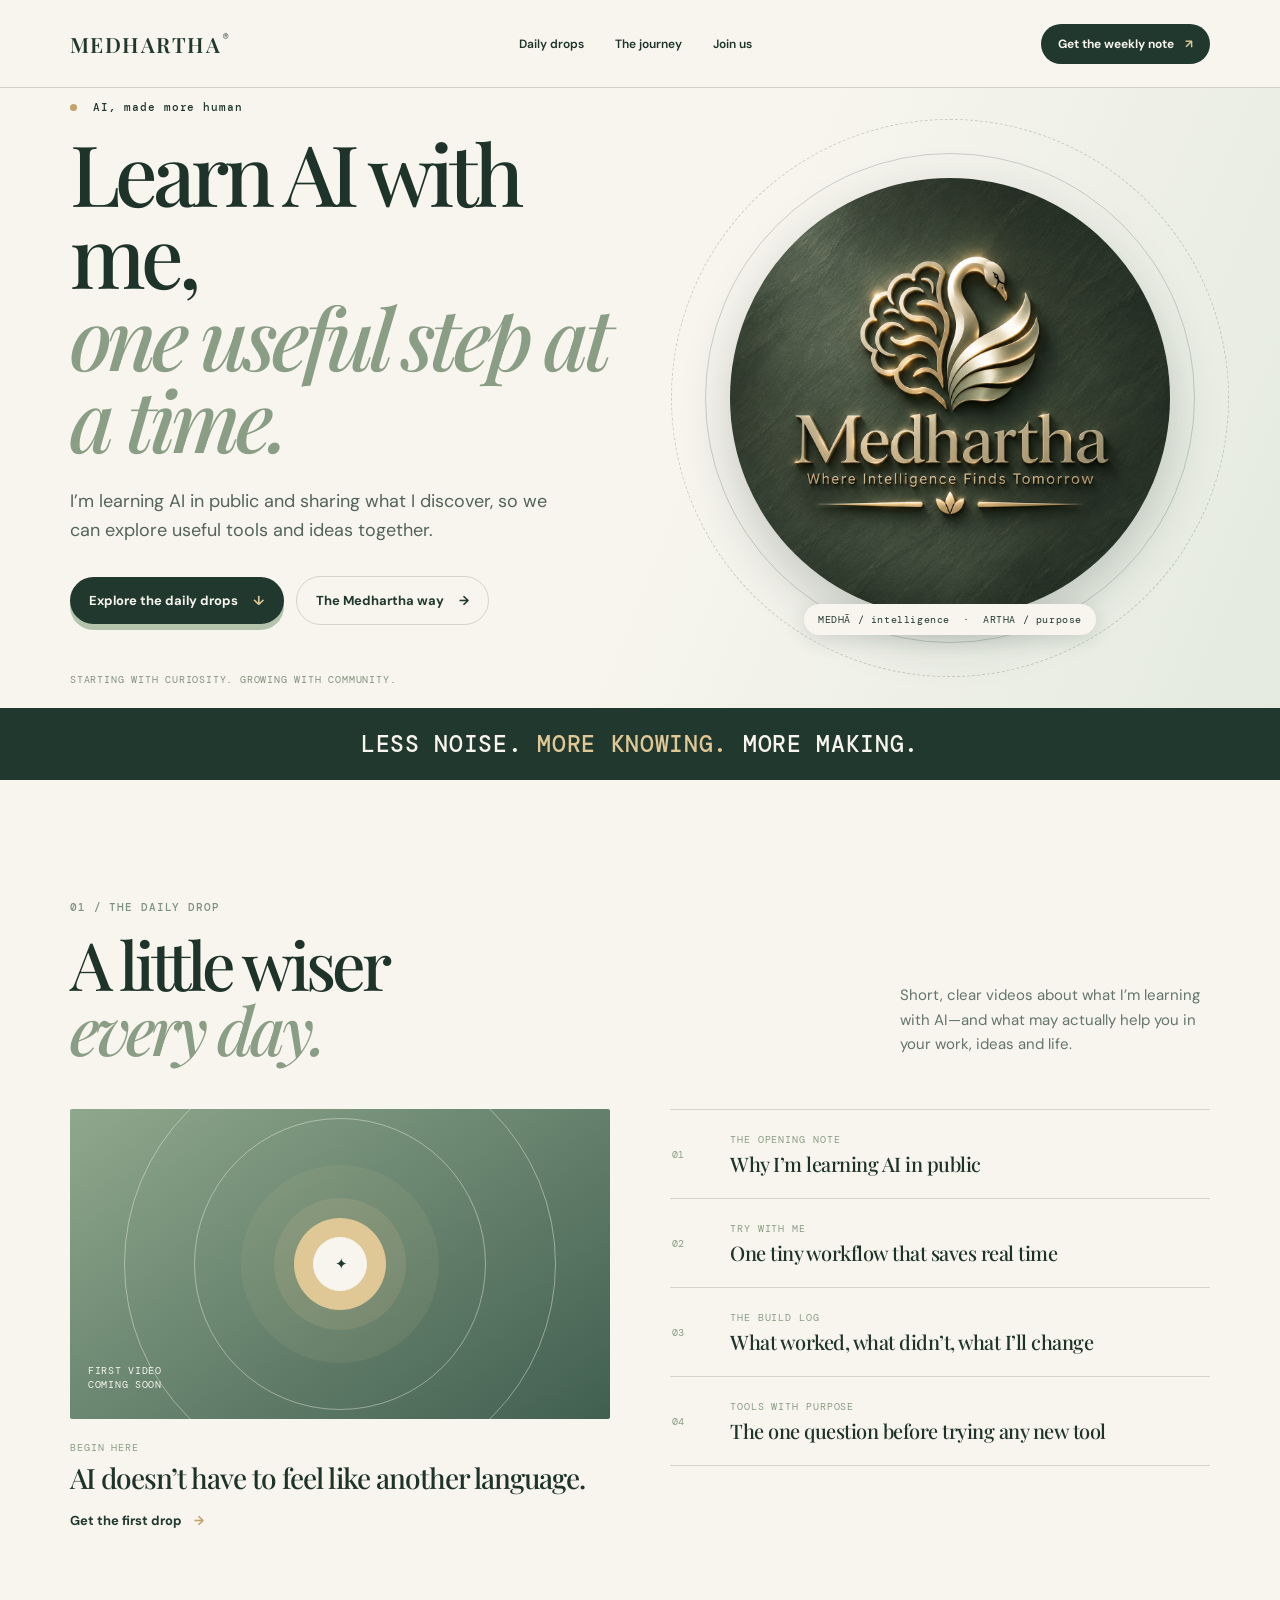
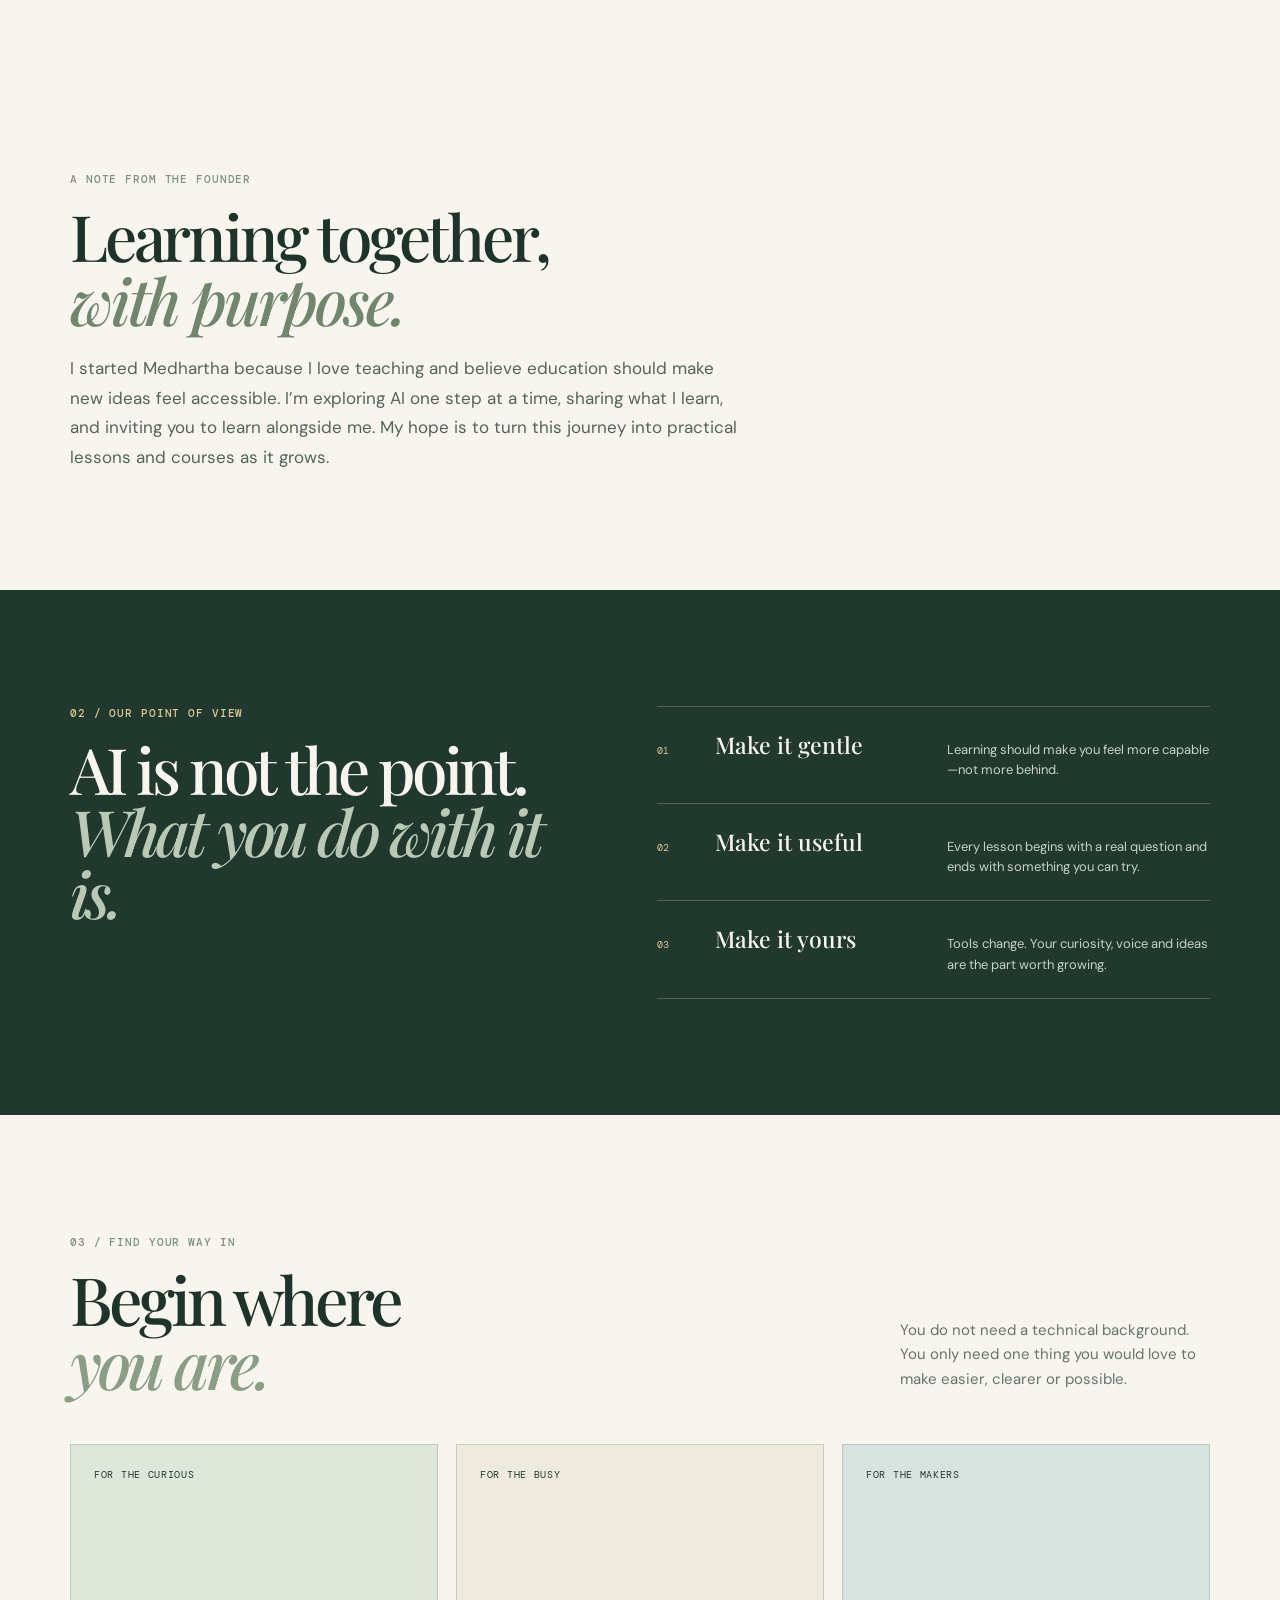
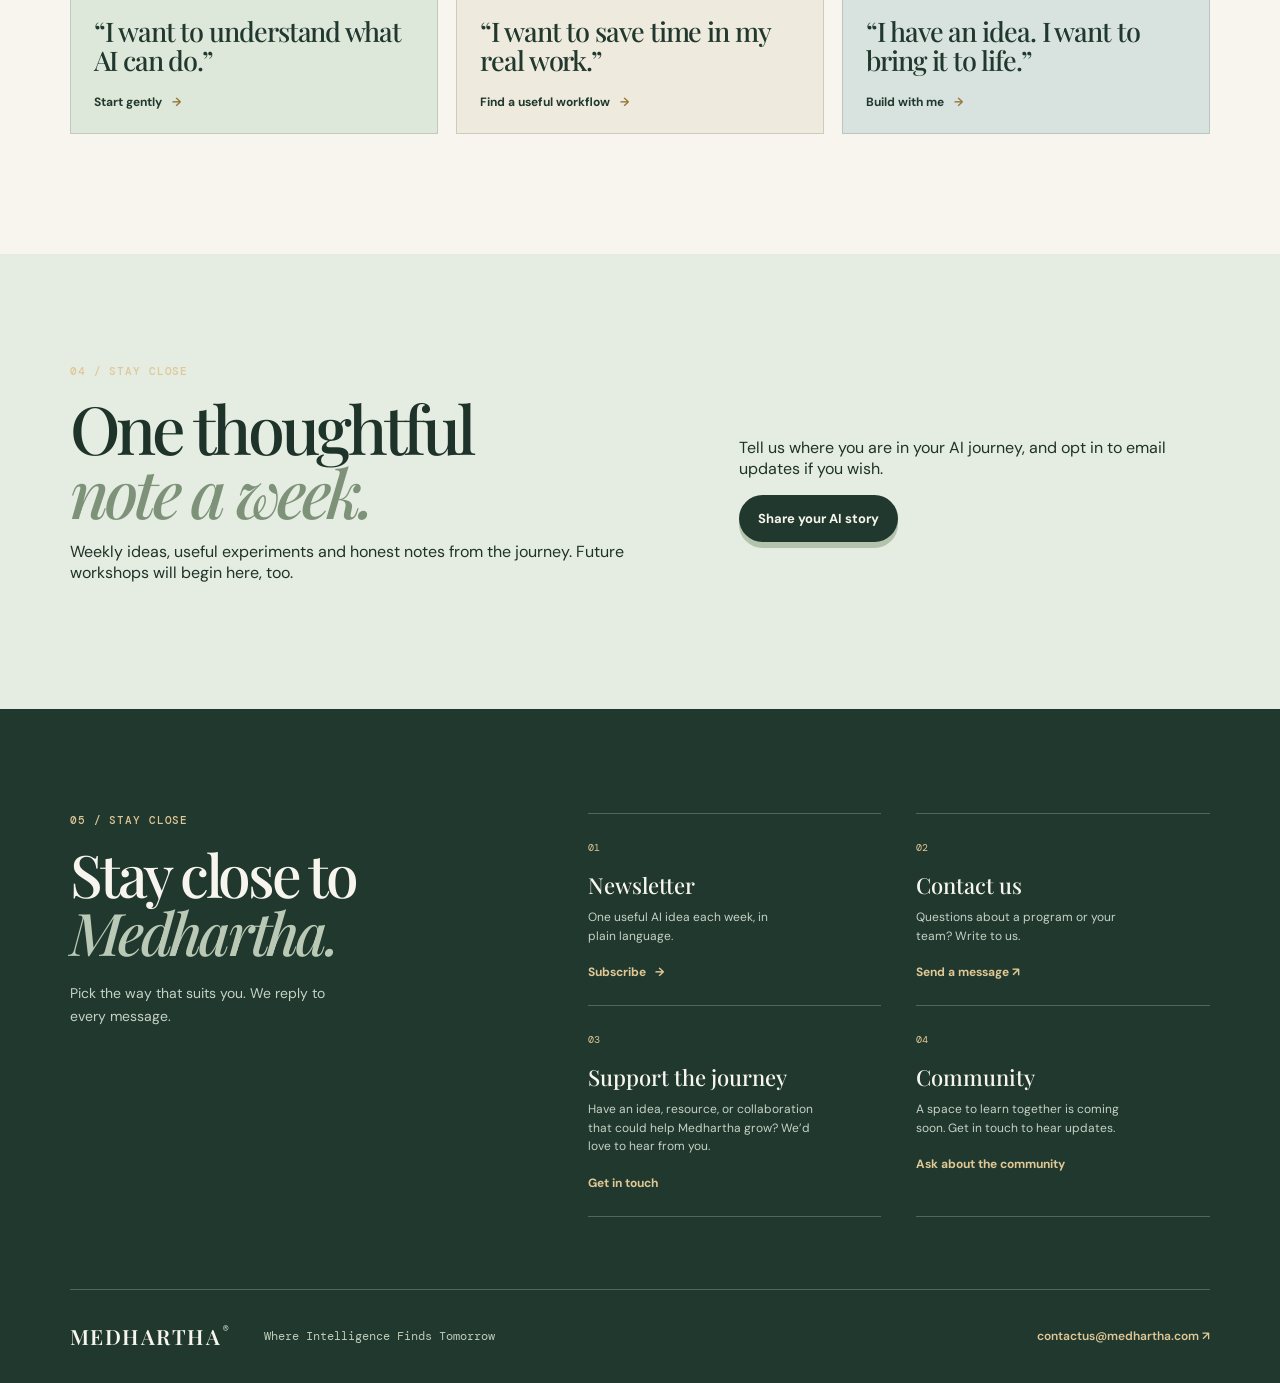
<file: index.html>
<!doctype html><html lang="en"><head><meta charset="UTF-8"><meta name="viewport" content="width=device-width,initial-scale=1.0"><meta name="description" content="Medhartha — learning AI in public, one useful build at a time."><title>Medhartha — Where Intelligence Finds Tomorrow</title><link rel="preconnect" href="https://fonts.googleapis.com"><link rel="preconnect" href="https://fonts.gstatic.com" crossorigin><link href="https://fonts.googleapis.com/css2?family=DM+Mono:wght@400;500&family=DM+Sans:wght@400;500;600;700&family=Playfair+Display:ital,wght@0,500;0,600;1,500;1,600&display=swap" rel="stylesheet"><link rel="stylesheet" href="styles.css"></head><body><header class="nav"><div class="shell nav-inner"><a class="wordmark" href="#top">MEDHARTHA<span>®</span></a><nav><a href="#drops">Daily drops</a><a href="#journey">The journey</a><a href="#join">Join us</a></nav><a class="nav-button" href="#join">Get the weekly note <i>↗</i></a></div></header><main id="top"><section class="hero"><div class="shell hero-grid"><div class="hero-copy"><p class="eyebrow"><b></b> AI, made more human</p><h1>Where intelligence<br><em>finds tomorrow.</em></h1><p class="intro">An open learning journal for anyone curious about AI. I test, build and share the useful bits—one small experiment at a time.</p><div class="actions"><a class="button solid" href="#drops">Explore the daily drops <span>↓</span></a><a class="button quiet" href="#journey">The Medhartha way <span>→</span></a></div><p class="microcopy">STARTING WITH CURIOSITY. GROWING WITH COMMUNITY.</p></div><div class="hero-art"><div class="halo halo-one"></div><div class="halo halo-two"></div><img src="medhartha-logo.png" alt="Medhartha logo: a swan and brain mark"><p>MEDHĀ / intelligence &nbsp;·&nbsp; ARTHA / purpose</p></div></div></section><section class="statement"><div class="shell"><p>LESS NOISE. <span>MORE KNOWING.</span> MORE MAKING.</p></div></section><section class="drops shell" id="drops"><div class="section-top"><div><p class="eyebrow muted">01 / THE DAILY DROP</p><h2>A little wiser<br><em>every day.</em></h2></div><p>Short, clear videos about what I’m learning with AI—and what may actually help you in your work, ideas and life.</p></div><div class="drops-grid"><article class="lead-card"><div class="video-surface"><div class="sun"></div><span class="play">▶</span><p>LATEST VIDEO<br>COMING SOON</p></div><div class="lead-info"><p class="tag">BEGIN HERE</p><h3>AI doesn’t have to feel like another language.</h3><a href="#join">Get the first drop <span>→</span></a></div></article><div class="lesson-list"><article><span>01</span><div><p>THE OPENING NOTE</p><h3>Why I’m learning AI in public</h3></div><i>↗</i></article><article><span>02</span><div><p>TRY WITH ME</p><h3>One tiny workflow that saves real time</h3></div><i>↗</i></article><article><span>03</span><div><p>THE BUILD LOG</p><h3>What worked, what didn’t, what I’ll change</h3></div><i>↗</i></article><article><span>04</span><div><p>TOOLS WITH PURPOSE</p><h3>The one question before trying any new tool</h3></div><i>↗</i></article></div></div></section><section class="journey" id="journey"><div class="shell journey-grid"><div><p class="eyebrow gold">02 / OUR POINT OF VIEW</p><h2>AI is not the point.<br><em>What you do with it is.</em></h2></div><div class="principles"><article><span>01</span><h3>Make it gentle</h3><p>Learning should make you feel more capable—not more behind.</p></article><article><span>02</span><h3>Make it useful</h3><p>Every lesson begins with a real question and ends with something you can try.</p></article><article><span>03</span><h3>Make it yours</h3><p>Tools change. Your curiosity, voice and ideas are the part worth growing.</p></article></div></div></section><section class="paths shell"><div class="section-top"><div><p class="eyebrow muted">03 / FIND YOUR WAY IN</p><h2>Begin where<br><em>you are.</em></h2></div><p>You do not need a technical background. You only need one thing you would love to make easier, clearer or possible.</p></div><div class="path-grid"><a href="#join"><span>FOR THE CURIOUS</span><h3>“I want to understand what AI can do.”</h3><b>Start gently <i>→</i></b></a><a href="#join"><span>FOR THE BUSY</span><h3>“I want to save time in my real work.”</h3><b>Find a useful workflow <i>→</i></b></a><a href="#join"><span>FOR THE MAKERS</span><h3>“I have an idea. I want to bring it to life.”</h3><b>Build with me <i>→</i></b></a></div></section><section class="join" id="join"><div class="shell join-inner"><div><p class="eyebrow gold">04 / STAY CLOSE</p><h2>One thoughtful<br><em>note a week.</em></h2><p>Weekly ideas, useful experiments and honest notes from the journey. Future workshops will begin here, too.</p></div><form id="interest-form"><label for="email">A note for your inbox</label><div class="input-row"><input id="email" type="email" placeholder="Your email address" required><button type="submit">Join the journey <span>→</span></button></div><small>No noise. No pressure. Leave whenever you wish.</small><p class="form-message" id="form-message" role="status"></p></form></div></section></main><footer><div class="shell footer-inner"><a class="wordmark" href="#top">MEDHARTHA<span>®</span></a><p>Where Intelligence Finds Tomorrow</p><a href="mailto:hello@medhartha.com">hello@medhartha.com ↗</a></div></footer><script src="script.js"></script></body></html>
</file>
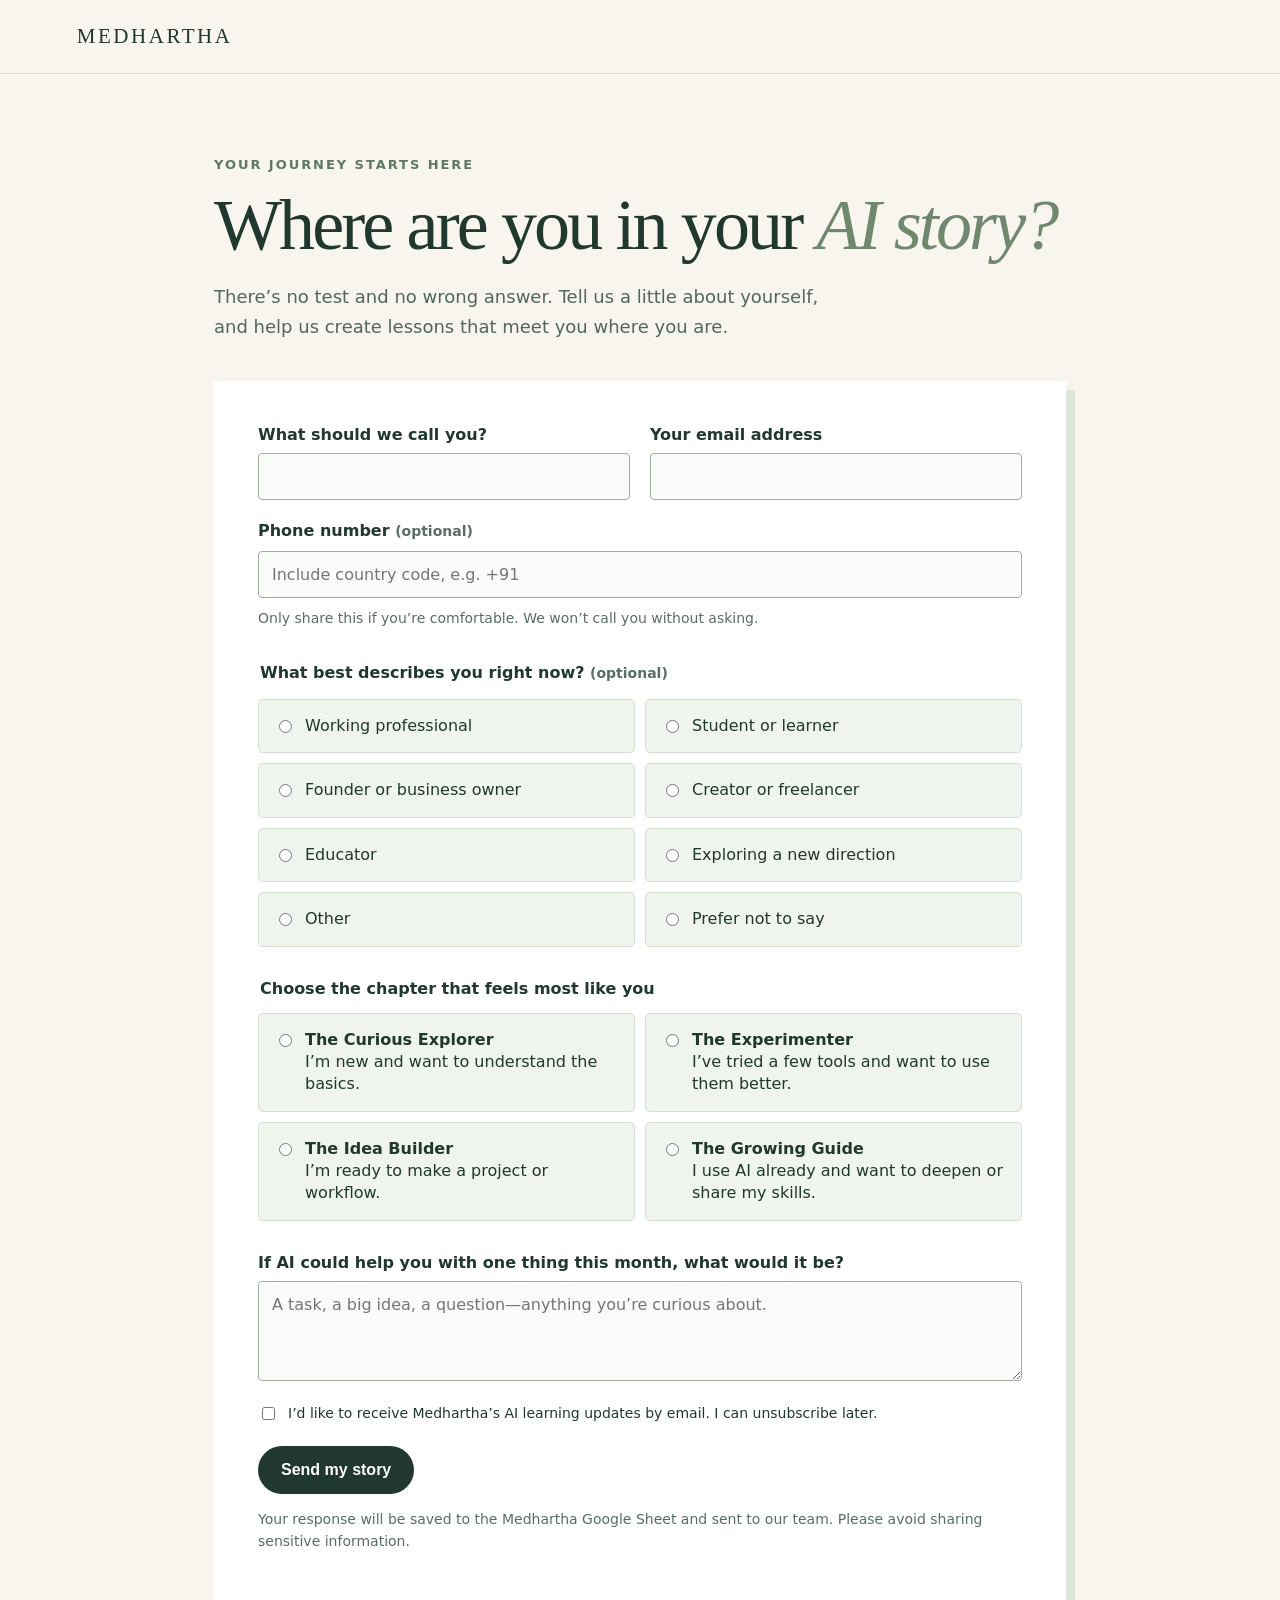
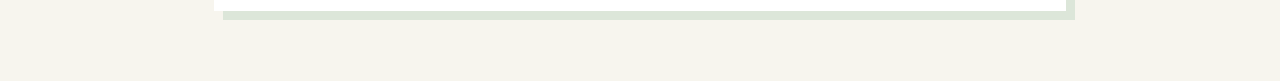
<file: ai-journey-form.html>
<!doctype html>
<html lang="en"><head><meta charset="utf-8"><meta name="viewport" content="width=device-width,initial-scale=1"><title>Find your AI starting point — Medhartha</title><style>
:root{color:#20382d;background:#f7f5ee;font-family:system-ui,sans-serif}*{box-sizing:border-box}body{margin:0}header{padding:24px 6%;border-bottom:1px solid #d4dfd2;font-family:Georgia,serif;font-size:21px;letter-spacing:.12em}.wrap{max-width:900px;margin:auto;padding:70px 24px}.eyebrow{letter-spacing:.15em;font-size:13px;color:#5e7863;font-weight:700}h1{font:normal clamp(42px,7vw,72px)/1.05 Georgia,serif;letter-spacing:-.04em;margin:16px 0}h1 em{color:#70896e}.intro{max-width:620px;line-height:1.7;color:#52675a;font-size:18px}.form{background:white;padding:clamp(22px,5vw,44px);margin-top:38px;box-shadow:9px 9px 0 #dce6d9}label,legend{font-weight:650;font-size:16px}fieldset{border:0;padding:0;margin:32px 0}legend{margin-bottom:15px}.grid{display:grid;grid-template-columns:1fr 1fr;gap:20px}.field{display:flex;flex-direction:column;gap:9px}.field input,.field textarea{font:16px system-ui;padding:13px;border:1px solid #9eb19e;border-radius:4px;background:#fafcf9}.field textarea{min-height:100px;resize:vertical}.wide{grid-column:1/-1}.options{display:grid;grid-template-columns:1fr 1fr;gap:10px}.option{display:flex;align-items:flex-start;gap:10px;background:#eff4ec;border:1px solid #d4dfd2;padding:15px;border-radius:5px;font-weight:400;line-height:1.4}.option strong{display:block}.option input{margin-top:5px;accent-color:#20382d}.hint{color:#586e60;font-size:14px;line-height:1.6}.consent{display:flex;gap:10px;align-items:flex-start;font-weight:400;font-size:14px;line-height:1.5;margin:22px 0}.consent input{margin-top:4px;accent-color:#20382d}button{background:#20382d;color:white;border:0;border-radius:30px;padding:15px 23px;font-size:16px;font-weight:700}button:disabled{opacity:.6}.notice{border-left:3px solid #b99c6b;background:#f6f2e8;padding:14px;margin-top:18px;font-size:14px;line-height:1.5}@media(max-width:620px){.grid,.options{grid-template-columns:1fr}.wide{grid-column:auto}.wrap{padding:45px 18px}}
</style></head><body><header>MEDHARTHA</header><main class="wrap"><p class="eyebrow">YOUR JOURNEY STARTS HERE</p><h1>Where are you in your <em>AI story?</em></h1><p class="intro">There’s no test and no wrong answer. Tell us a little about yourself, and help us create lessons that meet you where you are.</p><form class="form" method="post" action="/api/journey"><div class="grid"><div class="field"><label for="name">What should we call you?</label><input id="name" name="name" autocomplete="name" required></div><div class="field"><label for="email">Your email address</label><input id="email" name="email" type="email" autocomplete="email" required></div><div class="field wide"><label for="phone">Phone number <span class="hint">(optional)</span></label><input id="phone" name="phone" type="tel" autocomplete="tel" placeholder="Include country code, e.g. +91"><span class="hint">Only share this if you’re comfortable. We won’t call you without asking.</span></div></div><fieldset><legend>What best describes you right now? <span class="hint">(optional)</span></legend><div class="options"><label class="option"><input type="radio" name="role" value="working professional"><span>Working professional</span></label><label class="option"><input type="radio" name="role" value="student or learner"><span>Student or learner</span></label><label class="option"><input type="radio" name="role" value="founder or business owner"><span>Founder or business owner</span></label><label class="option"><input type="radio" name="role" value="creator or freelancer"><span>Creator or freelancer</span></label><label class="option"><input type="radio" name="role" value="educator"><span>Educator</span></label><label class="option"><input type="radio" name="role" value="exploring a new direction"><span>Exploring a new direction</span></label><label class="option"><input type="radio" name="role" value="other"><span>Other</span></label><label class="option"><input type="radio" name="role" value="prefer not to say"><span>Prefer not to say</span></label></div></fieldset><fieldset><legend>Choose the chapter that feels most like you</legend><div class="options"><label class="option"><input type="radio" name="chapter" value="curious" required><span><strong>The Curious Explorer</strong>I’m new and want to understand the basics.</span></label><label class="option"><input type="radio" name="chapter" value="experimenter"><span><strong>The Experimenter</strong>I’ve tried a few tools and want to use them better.</span></label><label class="option"><input type="radio" name="chapter" value="builder"><span><strong>The Idea Builder</strong>I’m ready to make a project or workflow.</span></label><label class="option"><input type="radio" name="chapter" value="guide"><span><strong>The Growing Guide</strong>I use AI already and want to deepen or share my skills.</span></label></div></fieldset><div class="field"><label for="wish">If AI could help you with one thing this month, what would it be?</label><textarea id="wish" name="wish" placeholder="A task, a big idea, a question—anything you’re curious about."></textarea></div><label class="consent"><input type="checkbox" name="newsletter"> <span>I’d like to receive Medhartha’s AI learning updates by email. I can unsubscribe later.</span></label><button type="submit">Send my story</button><p class="hint">Your response will be saved to the Medhartha Google Sheet and sent to our team. Please avoid sharing sensitive information.</p></form></main></body></html>
</file>
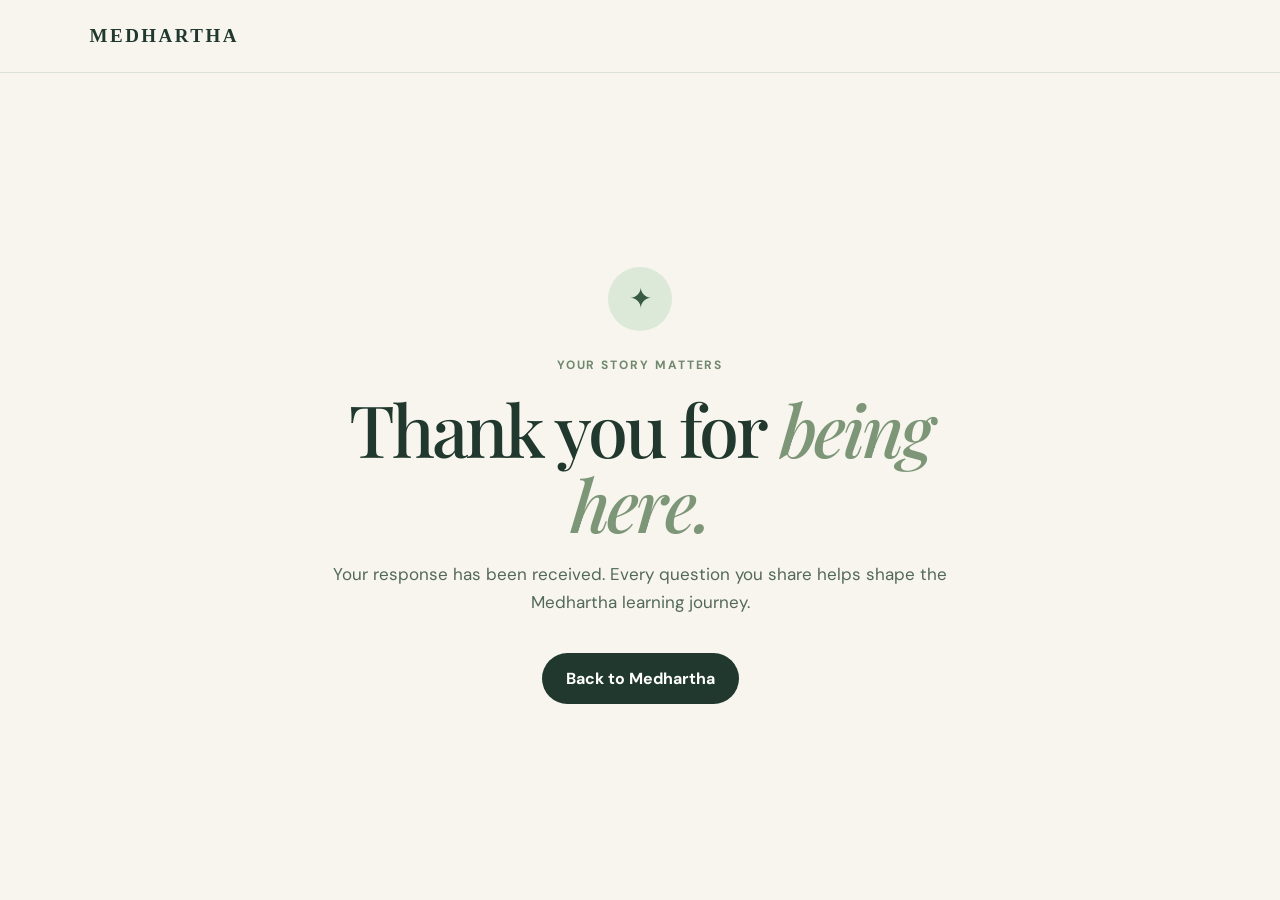
<file: thank-you.html>
<!doctype html><html lang="en"><head><meta charset="utf-8"><meta name="viewport" content="width=device-width,initial-scale=1"><title>Thank you — Medhartha</title><link href="https://fonts.googleapis.com/css2?family=DM+Sans:wght@400;600;700&family=Playfair+Display:ital,wght@0,500;1,500&display=swap" rel="stylesheet"><style>*{box-sizing:border-box}body{margin:0;background:#f7f5ee;color:#20382d;font-family:'DM Sans',sans-serif}.nav{padding:25px 7%;border-bottom:1px solid #d8e2d5;font:600 19px Georgia,serif;letter-spacing:.13em}.wrap{min-height:calc(100vh - 75px);display:grid;place-items:center;padding:40px 22px}.card{max-width:680px;text-align:center}.mark{display:grid;place-items:center;margin:0 auto 26px;width:64px;height:64px;border-radius:50%;background:#dce9d9;color:#365b43;font-size:28px}.label{font-size:12px;letter-spacing:.16em;font-weight:700;color:#71886e}h1{font:500 clamp(43px,7vw,72px)/1.05 'Playfair Display',Georgia,serif;letter-spacing:-.04em;margin:18px 0}h1 em{color:#7d9677}p{font-size:17px;line-height:1.65;color:#53685b}a{display:inline-block;background:#20382d;color:white;text-decoration:none;font-weight:700;border-radius:30px;padding:15px 24px;margin-top:20px}</style></head><body><header class="nav">MEDHARTHA</header><main class="wrap"><div class="card"><div class="mark">✦</div><div class="label">YOUR STORY MATTERS</div><h1>Thank you for <em>being here.</em></h1><p>Your response has been received. Every question you share helps shape the Medhartha learning journey.</p><a href="/">Back to Medhartha</a></div></main></body></html>
</file>
<file: styles.css>
:root{--forest:#20382d;--forest-2:#2c4a3d;--ink:#1e3329;--sage:#b9c9b6;--sage-pale:#e5ece1;--ivory:#f7f5ee;--gold:#c4a36b;--gold-light:#dfc796;--line:rgba(32,56,45,.17);--muted:#64756c}*{box-sizing:border-box}html{scroll-behavior:smooth}body{margin:0;background:var(--ivory);color:var(--ink);font-family:"DM Sans",sans-serif}.shell{width:min(1140px,calc(100% - 48px));margin:auto}.nav{height:88px;border-bottom:1px solid var(--line);background:rgba(247,245,238,.92);position:sticky;top:0;z-index:10;backdrop-filter:blur(12px)}.nav-inner{height:100%;display:flex;align-items:center;justify-content:space-between}.wordmark{color:var(--forest);font-family:"Playfair Display",serif;font-size:21px;letter-spacing:.07em;text-decoration:none;font-weight:600}.wordmark span{font:9px "DM Mono",monospace;vertical-align:top;margin-left:2px}.nav nav{display:flex;gap:31px}.nav nav a{font-size:12px;font-weight:600;color:var(--ink);text-decoration:none}.nav-button{font-size:12px;font-weight:700;color:var(--ivory);text-decoration:none;background:var(--forest);border-radius:30px;padding:12px 17px}.nav-button i{font-style:normal;margin-left:8px;color:var(--gold-light)}.hero{overflow:hidden;min-height:620px;background:linear-gradient(112deg,var(--ivory) 0%,var(--ivory) 54%,#e4eadf 100%)}.hero-grid{display:grid;grid-template-columns:1.05fr .95fr;min-height:620px;align-items:center;gap:45px}.eyebrow{font:500 11px "DM Mono",monospace;letter-spacing:.08em;margin:0 0 18px;color:var(--forest)}.eyebrow b{display:inline-block;width:7px;height:7px;background:var(--gold);border-radius:50%;margin-right:8px}.hero h1,.section-top h2,.journey h2,.join h2{font:500 clamp(53px,6.6vw,89px)/.97 "Playfair Display",serif;letter-spacing:-.06em;margin:0}.hero h1 em,.section-top h2 em,.journey h2 em,.join h2 em{color:#8a9d85}.intro{max-width:510px;color:#53645b;font-size:18px;line-height:1.58;margin:28px 0 32px}.actions{display:flex;align-items:center;gap:12px}.button{font-size:13px;font-weight:700;text-decoration:none;border-radius:28px;padding:15px 19px;display:inline-flex;align-items:center;gap:15px}.solid{background:var(--forest);color:var(--ivory);box-shadow:0 6px 0 #b4c3ac}.solid span{color:var(--gold-light)}.quiet{color:var(--forest);border:1px solid var(--line)}.microcopy{font:10px "DM Mono",monospace;letter-spacing:.08em;color:#82927f;margin-top:48px}.hero-art{height:500px;position:relative;display:grid;place-items:center}.hero-art:before{content:"";position:absolute;width:420px;height:420px;border-radius:50%;background:radial-gradient(circle,#a3b99d 0%,#d8e3d3 44%,transparent 70%);opacity:.75}.hero-art img{width:min(440px,100%);aspect-ratio:1;object-fit:cover;border-radius:50%;position:relative;z-index:1;box-shadow:0 20px 50px rgba(32,56,45,.22);filter:saturate(.9)}.hero-art p{position:absolute;z-index:2;bottom:3px;background:var(--ivory);padding:9px 14px;border-radius:20px;color:var(--forest);font:10px "DM Mono",monospace;letter-spacing:.06em;box-shadow:0 5px 20px rgba(32,56,45,.13)}.halo{position:absolute;border:1px solid rgba(32,56,45,.2);border-radius:50%}.halo-one{width:490px;height:490px}.halo-two{width:558px;height:558px;border-style:dashed}.statement{background:var(--forest);color:var(--ivory)}.statement div{padding:21px 0}.statement p{font:500 clamp(16px,2vw,23px) "DM Mono",monospace;letter-spacing:.03em;text-align:center;margin:0}.statement p span{color:var(--gold-light)}.drops,.paths{padding:120px 0}.section-top{display:flex;justify-content:space-between;align-items:end;gap:40px;margin-bottom:48px}.section-top h2{font-size:clamp(42px,5.2vw,69px)}.section-top>p{color:var(--muted);font-size:15px;line-height:1.65;max-width:310px;margin:0 0 4px}.muted{color:#7d9181}.drops-grid{display:grid;grid-template-columns:1fr 1fr;gap:60px}.video-surface{height:310px;background:linear-gradient(145deg,#8fa88d,#415f50);border-radius:2px;position:relative;overflow:hidden;display:grid;place-items:center}.video-surface:before,.video-surface:after{content:"";position:absolute;border-radius:50%;border:1px solid rgba(247,245,238,.42)}.video-surface:before{width:430px;height:430px}.video-surface:after{width:290px;height:290px}.sun{position:absolute;width:92px;height:92px;border-radius:50%;background:var(--gold-light);box-shadow:0 0 0 20px rgba(223,199,150,.13),0 0 0 53px rgba(223,199,150,.08)}.play{z-index:1;background:var(--ivory);width:54px;height:54px;display:grid;place-items:center;border-radius:50%;padding-left:3px;font-size:15px;color:var(--forest)}.video-surface p{position:absolute;bottom:17px;left:18px;color:var(--ivory);font:10px/1.4 "DM Mono",monospace;letter-spacing:.07em}.lead-info{padding:22px 0}.tag,.lesson-list p{font:10px "DM Mono",monospace;letter-spacing:.09em;color:#8a9d85;margin:0 0 9px}.lead-info h3{font:500 28px/1.1 "Playfair Display",serif;letter-spacing:-.035em;margin:0 0 15px}.lead-info a{font-size:13px;font-weight:700;color:var(--forest);text-decoration:none}.lead-info a span{margin-left:9px;color:var(--gold)}.lesson-list{border-top:1px solid var(--line)}.lesson-list article{padding:23px 2px;display:grid;grid-template-columns:44px 1fr 20px;gap:14px;align-items:center;border-bottom:1px solid var(--line)}.lesson-list span{font:10px "DM Mono",monospace;color:#8a9d85}.lesson-list p{margin-bottom:6px}.lesson-list h3{font:500 20px/1.15 "Playfair Display",serif;margin:0;letter-spacing:-.025em}.lesson-list i{font-style:normal;font-size:17px}.journey{background:var(--forest);color:var(--ivory);padding:116px 0}.journey-grid{display:grid;grid-template-columns:.95fr 1.05fr;gap:86px}.gold{color:var(--gold-light)}.journey h2{font-size:clamp(43px,5vw,70px)}.journey h2 em{color:var(--sage)}.principles article{padding:22px 0 23px;border-top:1px solid rgba(247,245,238,.23);display:grid;grid-template-columns:45px 1fr 1.2fr;gap:13px;align-items:baseline}.principles article:last-child{border-bottom:1px solid rgba(247,245,238,.23)}.principles span{font:10px "DM Mono",monospace;color:var(--gold-light)}.principles h3{font:500 23px "Playfair Display",serif;margin:0}.principles p{font-size:13px;line-height:1.55;color:#c8d2c6;margin:0}.path-grid{display:grid;grid-template-columns:repeat(3,1fr);gap:18px}.path-grid a{min-height:290px;padding:23px;text-decoration:none;color:var(--forest);display:flex;flex-direction:column;border:1px solid var(--line)}.path-grid a:nth-child(1){background:#dde8da}.path-grid a:nth-child(2){background:#eeeade}.path-grid a:nth-child(3){background:#d8e3df}.path-grid span{font:10px "DM Mono",monospace;letter-spacing:.07em}.path-grid h3{font:500 27px/1.05 "Playfair Display",serif;letter-spacing:-.04em;margin:auto 0 20px}.path-grid b{font-size:12px}.path-grid i{font-style:normal;margin-left:7px;color:#9a7a41}.join{background:var(--sage-pale);padding:110px 0}.join-inner{display:grid;grid-template-columns:1.1fr .9fr;gap:94px;align-items:center}.join h2{font-size:clamp(43px,5.2vw,70px)}.join h2 em{color:#7d9278}.join>div>p:last-child{max-width:430px;color:var(--muted);font-size:15px;line-height:1.65;margin:24px 0 0}.join form{background:var(--ivory);padding:30px;box-shadow:7px 8px 0 rgba(32,56,45,.13)}.join label{font:500 11px "DM Mono",monospace;letter-spacing:.06em}.input-row{border-bottom:1px solid var(--forest);display:flex;gap:8px;margin-top:16px}.input-row input{background:none;border:0;outline:0;font:15px "DM Sans",sans-serif;padding:13px 0;width:100%;color:var(--ink)}.input-row button{background:none;border:0;white-space:nowrap;font:700 12px "DM Sans",sans-serif;color:var(--forest);cursor:pointer}.input-row button span{color:var(--gold);margin-left:7px}.join small{font-size:10px;color:var(--muted);display:block;margin-top:12px}.form-message{font-size:12px;color:#6f856d;min-height:15px;margin:10px 0 0}footer{background:var(--forest);color:var(--ivory)}.footer-inner{height:94px;display:flex;align-items:center;gap:34px}.footer-inner .wordmark{color:var(--ivory)}.footer-inner p{font:12px "DM Mono",monospace;color:#bdcbb9;margin:0}.footer-inner>a:last-child{color:var(--gold-light);font-size:12px;font-weight:600;text-decoration:none;margin-left:auto}@media(max-width:760px){.shell{width:min(100% - 32px,1140px)}.nav{height:71px}.nav nav{display:none}.nav-button{font-size:10px;padding:10px 12px}.wordmark{font-size:17px}.hero-grid,.drops-grid,.journey-grid,.join-inner{grid-template-columns:1fr;gap:35px}.hero-grid{padding:60px 0 25px}.hero h1{font-size:55px}.hero-art{height:370px;order:-1}.hero-art:before{width:310px;height:310px}.hero-art img{width:310px}.halo-one{width:344px;height:344px}.halo-two{width:370px;height:370px}.microcopy{margin-top:33px}.statement div{padding:16px 0}.statement p{font-size:13px}.drops,.paths{padding:76px 0}.section-top{display:block;margin-bottom:35px}.section-top>p{margin-top:18px}.video-surface{height:265px}.journey{padding:77px 0}.principles article{grid-template-columns:34px 1fr;gap:10px}.principles p{grid-column:2}.path-grid{grid-template-columns:1fr;gap:12px}.path-grid a{min-height:205px}.join{padding:76px 0}.join-inner{gap:43px}.join form{padding:23px}.footer-inner{height:auto;min-height:125px;flex-wrap:wrap;padding:25px 0;gap:13px}.footer-inner>a:last-child{margin:0;width:100%}}
</file>
